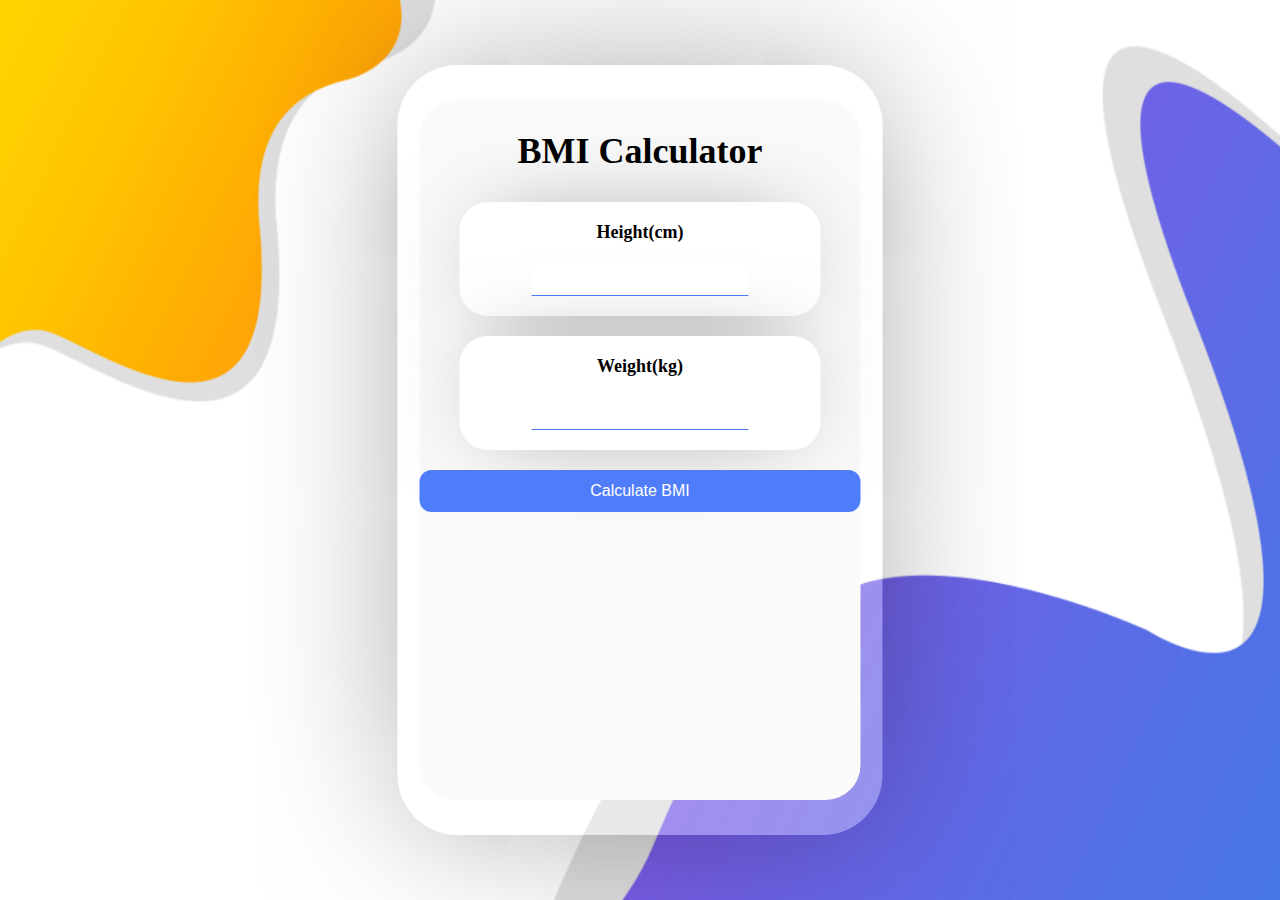
<file: index.html>
<!DOCTYPE html>
<html lang="en">
<head>
    <meta charset="UTF-8">
    <meta name="viewport" content="width=device-width, initial-scale=1.0">
    <title>Mahdiabadi</title>
    <link rel="stylesheet" href="style.css">
    <link rel="stylesheet" href="app.js">
</head>
<body>
    <div class="container">
        <div class="box">
            <h1>BMI Calculator</h1>
            <div class="content">
                <div class="input">
                    <label for="input1">Height(cm)</label>
                    <input type="number" class="inp1" id="input1">
                </div>
                <div class="input">
                    <label for="input2">Weight(kg)</label>
                    <input type="number" class="inp2" id="input2">
                </div>
            </div>
            <button class="btn">Calculate BMI</button>
            <div class="res">
                <p class="bmi"></p>
                <p class="text"></p>
                
            </div>

        </div>
    </div>

        
    
    


    <script src="app.js"></script>
</body>
</html>
</file>
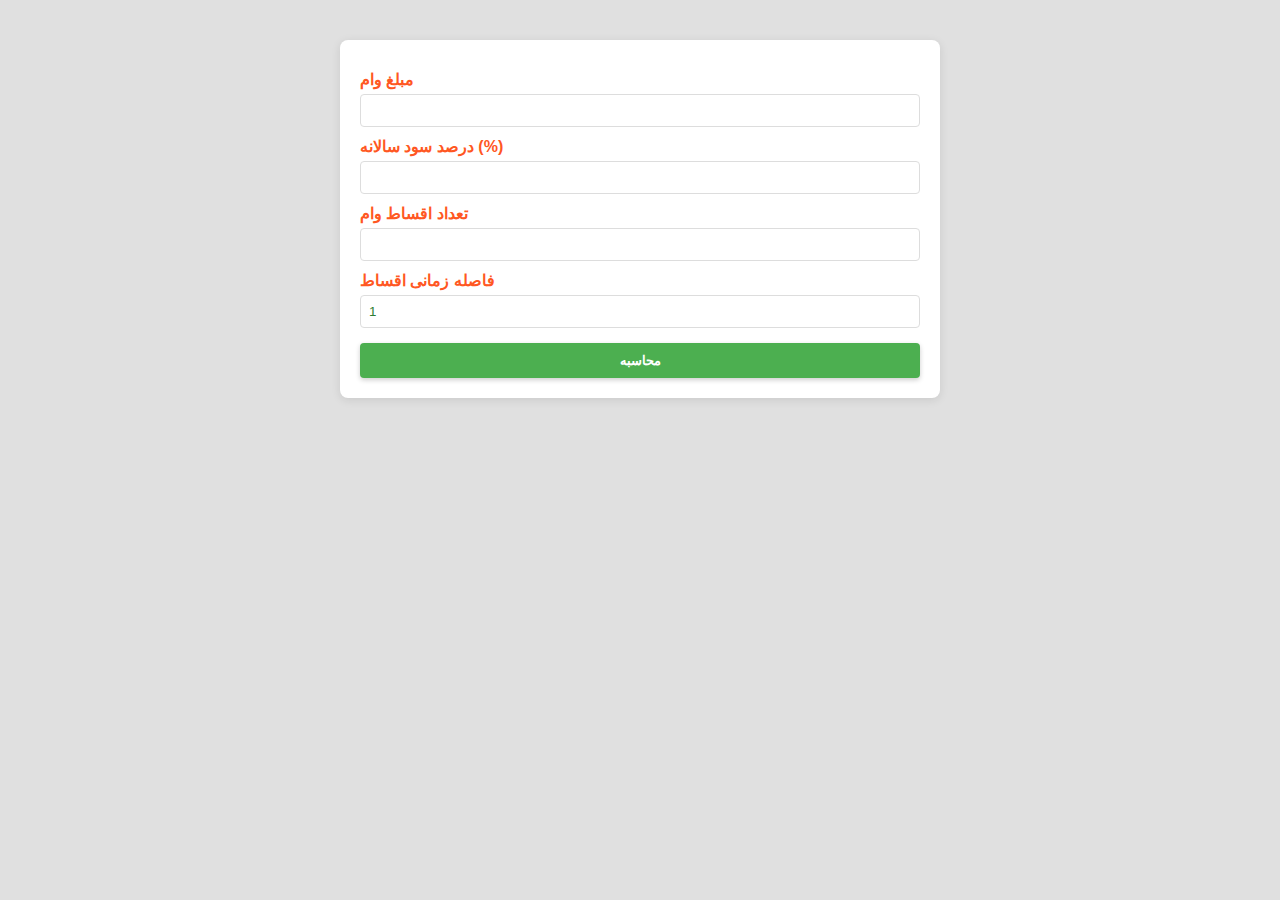
<file: Mahdiabadi-lona/index.html>
<!DOCTYPE html>
<html lang="en">
<head>
    <meta charset="UTF-8">
    <meta name="viewport" content="width=device-width, initial-scale=1.0">
    <title>Mahdiabadi</title>
    
    <link rel="stylesheet" href="style.css">
    <link rel="stylesheet" href="app.js">
</head>
<body>
    <div class="container">
        <div class="top">
            <label for="loanAmount" class="label">مبلغ وام</label>
            <input type="number" id="loanAmount" class="input">
            <label for="interestRate" class="label">درصد سود سالانه (%)</label>  
            <input type="number" id="interestRate" class="input" />  
            <label for="numberOfInstallments" class="label">تعداد اقساط وام</label>  
            <input type="number" id="numberOfInstallments" class="input">  
            <label for="installmentInterval" class="label">فاصله زمانی اقساط</label>  
            <input type="number" id="installmentInterval" value="1" class="input" />  
    
            <button id="calculateBtn">محاسبه</button>  
        </div>
        


        <div class="modal" id="resultModal">
            <div class="modal-content">
                <span class="close" id="closeModal">&times;</span>  
                <div id="result">

                </div>
            </div>
        </div>

        
    </div>








    <script src="app.js"></script>
</body>
</html>
</file>
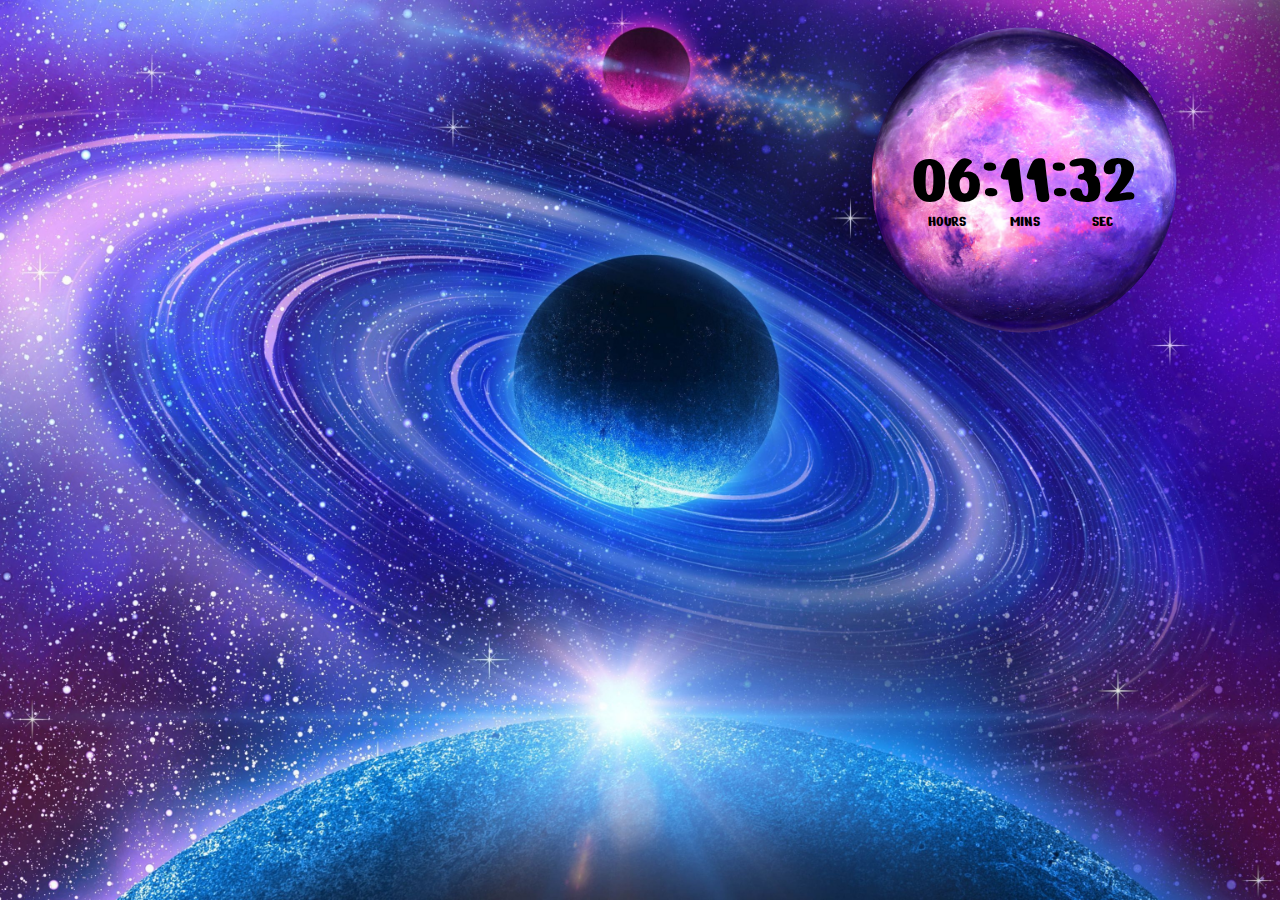
<file: Mahdiabadi_digitalclock/index.html>
<!DOCTYPE html>
<html lang="en">
<head>
    <meta charset="UTF-8">
    <meta name="viewport" content="width=device-width, initial-scale=1.0">
    <title>Mahdiabadi</title>
    <link rel="preconnect" href="https://fonts.googleapis.com">
    <link rel="preconnect" href="https://fonts.gstatic.com" crossorigin>
    <link href="https://fonts.googleapis.com/css2?family=Nerko+One&family=Oswald:wght@200..700&family=Playwrite+CU:wght@100..400&display=swap" rel="stylesheet">
    <link rel="stylesheet" href="style.css">
    <link rel="stylesheet" href="app.js">
</head>
<body>
    <div class="container">
        <div class="item">
            <div class="items">
                <p id="hrs">00</p>
                <p>:</p>
                <p id="min">00</p>
                <p>:</p>
                <p id="sec">00</p>
            </div>
            
        </div>
    </div>
    <script src="app.js"></script>
</body>
</html>
</file>
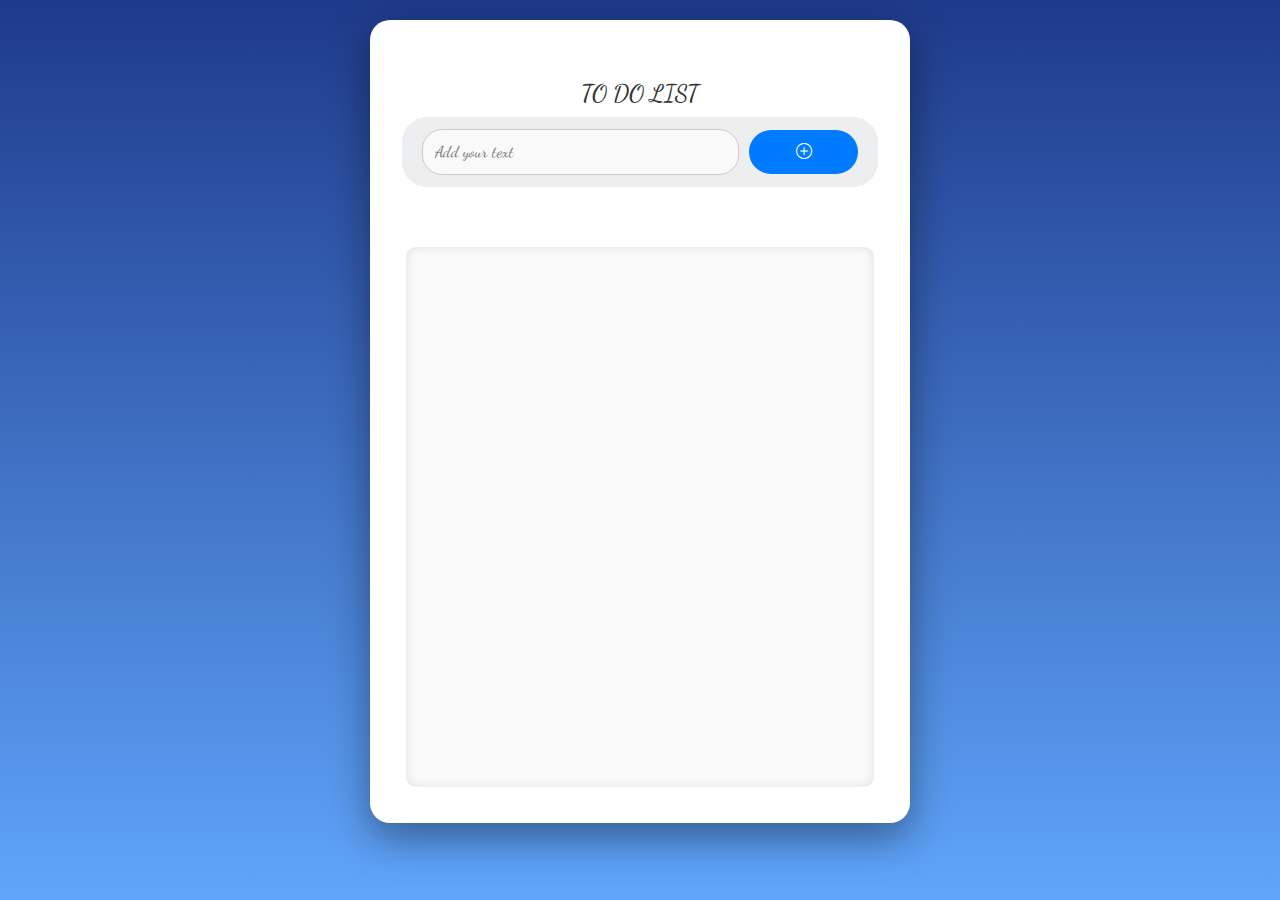
<file: Mahdiabadi_todolist/index.html>
<!DOCTYPE html>
<html lang="en">
<head>
    <meta charset="UTF-8">
    <meta name="viewport" content="width=device-width, initial-scale=1.0">
    <title>Mahdiabadi</title>

    <link rel="preconnect" href="https://fonts.googleapis.com">
    <link rel="preconnect" href="https://fonts.gstatic.com" crossorigin>
    <link href="https://fonts.googleapis.com/css2?family=Dancing+Script:wght@400..700&display=swap" rel="stylesheet">

    <link rel="stylesheet" href="https://cdn.jsdelivr.net/npm/bootstrap-icons@1.11.3/font/bootstrap-icons.min.css">
    <link href="https://cdn.jsdelivr.net/npm/bootstrap@5.3.3/dist/css/bootstrap.min.css" rel="stylesheet">
    <script src="https://cdn.jsdelivr.net/npm/bootstrap@5.3.3/dist/js/bootstrap.bundle.min.js"></script>
    <link rel="stylesheet" href="style.css">
    <link rel="stylesheet" href="app.js">
</head>


<body>
    <div class="container">
        <div class="to-do-list mx-auto m-3 p-4">
                <h2 class="text1 text-center">TO DO LIST</h2>
                <div class="row d-flex">
                    <input type="text" class="inp w-75" placeholder="Add your text">
                    <i class="btn w-25 bi bi-plus-circle"></i>    
                </div>
        </div>
        <ul class="list m-3">
            
        </ul>
    </div>


    <script src="app.js"></script>
</body>


















</html>
</file>
<file: style.css>
*{
    padding: 0;
    margin: 0;
    box-sizing: border-box;
}
.pic{
    padding: 25px 0;
    width: 80px;
    height: 180px;
    background-size: cover;
    background-position: center;
    border-radius: 10px;
}
body {
    min-height: 100vh;
    background: url("img/Capture_2024_09_17_21_06_38_69.png");
    background-size: cover;
    font-family: ;
}
.container{
    position: absolute;
    left: 50%;
    top: 50%;
    transform: translate(-50% , -50%);

}
.box{
    min-width: 400px;
    height: 700px;
    background: #FAFAFA;
    border-radius: 35px;
    text-align: center;
    position: relative;
}
.box::before{
    content: '';
    position: absolute;
    height: 110%;
    width: 110%;
    left: -5%;
    top: -5%;
    background-color: rgba(255, 255, 255, 0.3);
    box-shadow: 0px 0px 166px -31px rgba(0, 0, 0, 0.5);
    border-radius: 60px;
    z-index: -1;
}
h1 {
    font-weight: bold;
    font-size: 36px;
    padding: 30px 0;
}
.content{
    padding: 0 40px;

}
.input{
    background: #fff;
    box-shadow: 0px 0px 95px -30px rgba(0, 0, 0, 0.5);
    border-radius: 28px;
    padding: 20px 0;
    margin-bottom: 20px;
}
.input label{
    display: block;
    font-size: 18px;
    font-weight: 600;
    color: #000;
    margin-bottom: 20px;

}
.input input{
    outline: none;
    border: none;
    border-bottom: 1px solid #4f7df9;
    width: 60%;
    text-align: center;
    font-size: 28px;
    font-family: ;

}
.btn{
    font-family: ;
    color: #fff;
    background: #4f7df9;
    font-size: 16px;
    border-radius: 12px;
    padding: 12px 0;
    width: 100%;
    outline: none;
    border: none;
    transition: background .2s ease;
}
.btn:hover{
    background: #0044ff;
}
.res{
    padding: 20px 10px;
    font-weight: 800;
    font-size: 22px;
    color: #000;
    margin-bottom: 15px;
    

}
.bmiclass{
    font-size: 30px;
    font-weight: 900;
    color: #4f7df9;
    background-color: #eaeaea;
    display: inline-block;
    padding: 7px 20px;
    border-radius: 55px;
    margin-bottom: 25px;
}
</file>
<file: Mahdiabadi-lona/style.css>
* {  
    box-sizing: border-box; 
}  
body {  
    background-color: #e0e0e0;
    color: #333; 
    font-family: Arial, sans-serif; 
    margin: 0; 
    padding: 0;  
}  

.container {  
    max-width: 600px;  
    margin: 40px auto; 
    padding: 20px;  
    background: white;  
    border-radius: 8px;  
    box-shadow: 0 2px 10px rgba(0, 0, 0, 0.1);
    animation: fadeIn 0.5s;
}  

@keyframes fadeIn {  
    from {  
        opacity: 0;
        transform: translateY(20px);
    }  
    to {  
        opacity: 1; 
        transform: translateY(0);  
    }  
}  

label {  
    display: block;  
    margin-top: 10px;  
    font-weight: bold;  
    color: #9B59B6; 
}  

input[type="number"] {  
    width: 100%;  
    padding: 8px;  
    margin-top: 5px;  
    border: 1px solid #ddd;  
    border-radius: 4px;   
    transition: border-color 0.3s ease; 
}  

input[type="number"]:focus {  
    border-color: #4CAF50; 
    outline: none;   
}  

button {  
    width: 100%;  
    padding: 10px;  
    margin-top: 15px;  
    background-color: #4CAF50;  
    color: white;  
    border: none;  
    border-radius: 4px;  
    cursor: pointer;   
    box-shadow: 0 2px 5px rgba(0, 0, 0, 0.2);  
    transition: background-color 0.3s ease, transform 0.2s ease;    
    font-weight: bold;  
}  

button:hover {  
    background-color: #2E7D32;  
    transform: scale(1.05); 
}  

p {  
    text-align: center;  
    font-weight: bold;  
    padding-top: 22px;    
}  

@media (max-width: 600px) {  
    .container {  
        padding: 10px; 
    }  

    button {  
        background-color: #28a745; 
    }  
}  

#result { }  

#result1, #result2, #result3 {  
    color: #FF5722;  
}  

#result-a, #result-b, #result-c {  
    color: #2E7D32;  
}  

.input {  
    color: #2E7D32;  
}  

.label {  
    color: #FF5722;  
}  

.modal {  
    display: none;   
    position: fixed;   
    z-index: 1;   
    left: 0;  
    top: 0;  
    width: 100%;  
    height: 100%;   
    overflow: auto;   
    background-color: rgba(0, 0, 0, 0.6); 
    padding-top: 60px;   
}  

.modal-content {   
    background-color: #fefefe;  
    margin: 10% auto;
    padding: 30px;  
    border: 1px solid #888;  
    width: 400px;  
    max-height: 90%; 
    overflow-y: auto; 
    box-shadow: 0 4px 15px rgba(0, 0, 0, 0.2); 
    border-radius: 8px; 
    animation: modalFadeIn 0.3s; 
}  

@keyframes modalFadeIn {  
    from {  
        opacity: 0; 
        transform: translateY(-20px); 
    }  
    to {  
        opacity: 1;  
        transform: translateY(0);  
    }  
}  

.close {  
    color: #aaa;  
    float: right;  
    font-size: 28px;  
    font-weight: bold;  
}  

.close:hover,  
.close:focus {  
    color: black;  
    text-decoration: none;  
    cursor: pointer;  
}
</file>
<file: Mahdiabadi_digitalclock/style.css>
*{
    margin: 0;
    padding: 0;
}

.container{
    width: 100%;
    min-height: 100vh;
    background-image: url("img/1.jpeg");
    background-size: cover;
    background-position: center;
    position: relative;
    background-repeat: no-repeat;


}
.item{
    width: 305px;
    height: 305px;
    display: flex;
    justify-content: center;
    position: absolute;
    top: 20%;
    left: 80%;
    transform: translate(-50%,-50%);
    background-image: url("img/9.png");
    background-size: cover;
    background-position: center;
    border-radius: 100%;
    
    
}
.items{
    color: black;
    display: flex;
    justify-content: center;
    position: absolute;
    top: 50%;
    left: 50%;
    transform: translate(-50%,-50%);
    font-size: xx-large;
    font-family: "Nerko One", cursive;
}

.items p{
    position: relative;
    font-size: 75px;
    

}

.items p::after{
    content: '';
    font-size: 16px;
    position: absolute;
    bottom: -5px;
    left: 50%;
    transform: translateX(-50%);
}
#hrs::after{
    content: 'HOURS';
}
#min::after{
    content: 'MINS';
}
#sec::after{
    content: 'SEC';
}
</file>
<file: Mahdiabadi_todolist/style.css>
*{
    margin: 0;
    padding: 0;
    font-family: "Dancing Script", cursive;
    font-optical-sizing: auto;
    font-weight: <weight>;
    font-style: normal;

}
body {  
    width: 100%;  
    min-height: 100vh;  
    background: linear-gradient(180deg, #1e3a8a 0%, #60a5fa 100%);
    /*background: linear-gradient(135deg, #4facfe 0%, #00f2c0 100%);*/
    background-blend-mode: overlay;   
    background-size: cover;
    padding: 20px;  
    color: #333;  
    animation: bodyFadeIn 1s ease;  
}  

@keyframes bodyFadeIn {  
    from { opacity: 0; }  
    to { opacity: 1; }  
}  

.container {  
    width: 100%;  
    max-width: 540px;  
    background: #fff;  
    border-radius: 20px;  
    box-shadow: 0 15px 40px rgba(0, 0, 0, 0.4);   
    padding: 20px;   
    animation: fadeIn 0.5s ease;   
}  
@keyframes fadeIn {  
    from {  
        opacity: 0;   
        transform: translateY(-10px);   
    }  
    to {  
        opacity: 1;  
        transform: translateY(0);  
    }  
}  
@keyframes textAnimation {  
    0% {  
        transform: translateY(20px);  
        opacity: 0;  
    }  
    50% {  
        transform: translateY(-10px);  
        opacity: 1;  
    }  
    100% {  
        transform: translateY(0);  
    }  
}  

.text1{  
    font-size: 24px;
    color: #333;  
    animation: textAnimation 1s ease forwards;
}
.row {  
    display: flex;  
    align-items: center;  
    justify-content: space-between;  
    background: #edeef0;  
    border-radius: 25px;   
    padding: 12px 20px;  
    margin-bottom: 20px;  
    transition: background 0.3s ease, transform 0.2s ease;  
}  

.row:hover {  
    background-color: #e1e6eb;   
    transform: scale(1.02); 
}  

input {  
    flex: 1;  
    border: 1px solid #ccc;   
    border-radius: 20px;  
    outline: none;  
    background: #f9f9f9;   
    padding: 10px;  
    font-size: 16px;  
    transition: border-color 0.3s ease, background 0.3s ease;   
}  

input:focus {  
    border-color: #007bff; 
    background: #ffffff;   
}  

.btn {  
    background: #007bff;   
    color: #fff;  
    border-radius: 25px;  
    padding: 10px 20px;   
    font-size: 16px;  
    border: none;  
    cursor: pointer;  
    transition: background 0.3s ease, transform 0.2s ease;  
    margin-left: 10px;  
}  

.btn:hover {  
    background: #0056b3;  
    box-shadow: 0 4px 15px rgba(0, 0, 0, 0.2);  
}  

.li {  
    border-radius: 10px;  
    margin: 10px 0;  
    padding: 10px;   
    transition: background 0.3s ease, transform 0.2s ease;  
    animation: textFadeIn 0.5s ease;    
}  

.li:hover {  
    background: #f1f1f1;   
    transform: translateX(5px);
}  

.li2 {  
    background: #fff;   
    border: 1px solid #ccc;   
}  

.list {  
    height: 60vh;  
    overflow-y: auto;  
    background: #f9f9f9;  
    border-radius: 10px;  
    padding: 10px;  
    color: #444;  
    box-shadow: inset 0 0 10px rgba(0, 0, 0, 0.1);  
    animation: fadeIn 0.5s ease;
}
</file>
